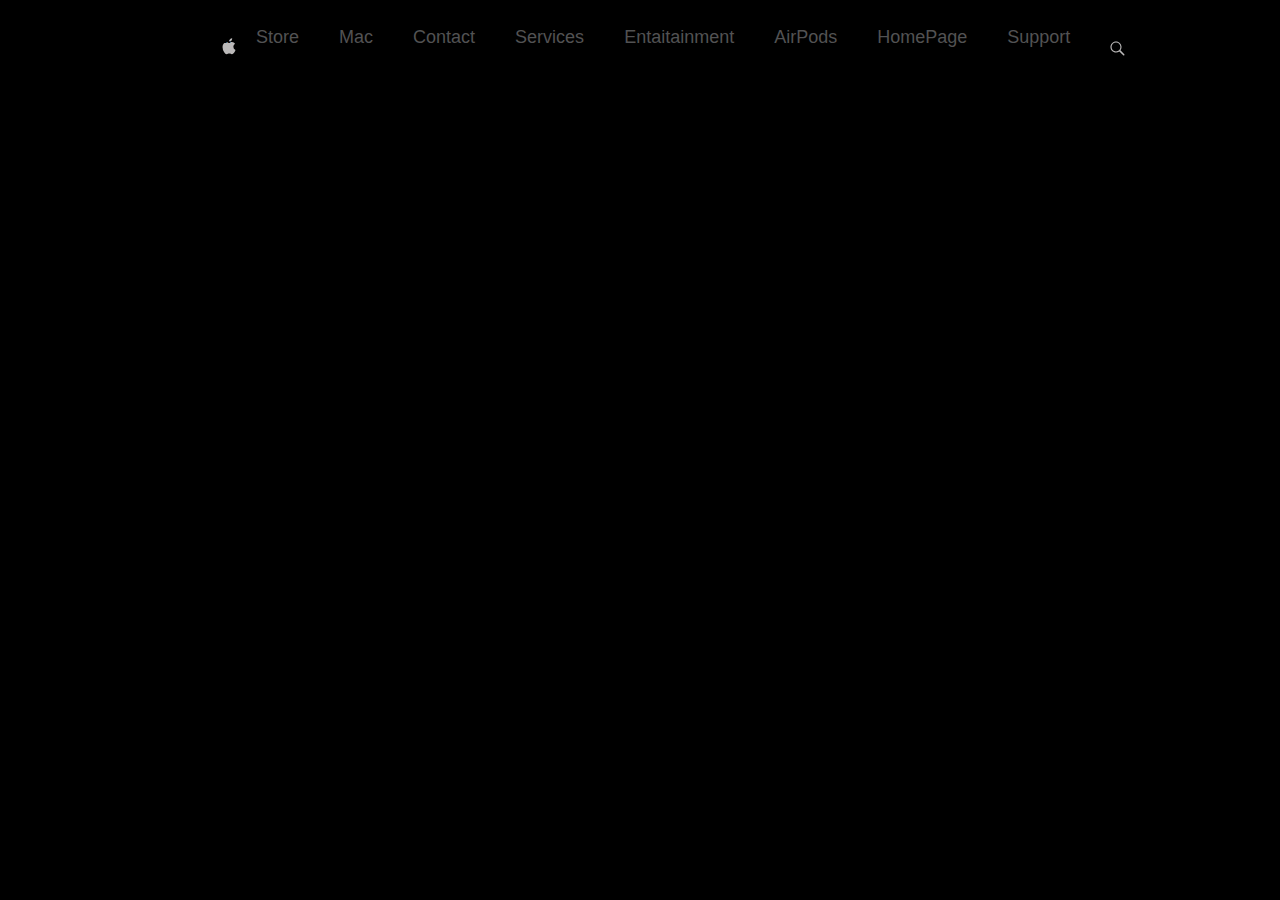
<file: Media_Files/Frontend/index.html>
<!DOCTYPE html>
<html lang="en">

<head>
    <meta charset="UTF-8">
    <meta name="viewport" content="width=device-width, initial-scale=1.0">
    <title>Apple Vision Pro</title>
    <link rel="stylesheet" href="style.css">
</head>

<body>
    <link rel="script" href="script.js">
    <nav class="navbar">
        <div class="wrapper">
            <div class="logo">
                <a href="#">
                    <svg height="44" viewBox="0 0 14 44" width="14" xmlns="http://www.w3.org/2000/svg"
                        style="fill: #bbb9b9;">
                        <path
                            d="m13.0729 17.6825a3.61 3.61 0 0 0 -1.7248 3.0365 3.5132 3.5132 0 0 0 2.1379 3.2223 8.394 8.394 0 0 1 -1.0948 2.2618c-.6816.9812-1.3943 1.9623-2.4787 1.9623s-1.3633-.63-2.613-.63c-1.2187 0-1.6525.6507-2.644.6507s-1.6834-.9089-2.4787-2.0243a9.7842 9.7842 0 0 1 -1.6628-5.2776c0-3.0984 2.014-4.7405 3.9969-4.7405 1.0535 0 1.9314.6919 2.5924.6919.63 0 1.6112-.7333 2.8092-.7333a3.7579 3.7579 0 0 1 3.1604 1.5802zm-3.7284-2.8918a3.5615 3.5615 0 0 0 .8469-2.22 1.5353 1.5353 0 0 0 -.031-.32 3.5686 3.5686 0 0 0 -2.3445 1.2084 3.4629 3.4629 0 0 0 -.8779 2.1585 1.419 1.419 0 0 0 .031.2892 1.19 1.19 0 0 0 .2169.0207 3.0935 3.0935 0 0 0 2.1586-1.1368z">
                        </path>
                    </svg>
                    <!-- <img src="https://substackcdn.com/image/fetch/f_auto,q_auto:good,fl_progressive:steep/https%3A%2F%2Fsubstack-post-media.s3.amazonaws.com%2Fpublic%2Fimages%2F8ed3d547-94ff-48e1-9f20-8c14a7030a02_2000x2000.jpeg" alt=""> -->
                </a>
            </div>
            <ul class="nav-links">
                <li>
                    <a href="#">
                        Store
                    </a>
                    <div class="mega-box">
                        <div class="content">
                            <div class="main">
                                <P>Graphic design</P>
                                <ul class="mega-links">
                                    <li>
                                        <a href="#">
                                            Logo Desgin
                                        </a>
                                    </li>
                                    <li>
                                        <a href="#">
                                            Card desgin
                                        </a>
                                    </li>
                                    <li>
                                        <a href="#">
                                            Template Desgin
                                        </a>
                                    </li>
                                    <li>
                                        <a href="#">
                                            Broshure Desgin
                                        </a>
                                    </li>
                                </ul>
                            </div>
                            <div class="main">
                                <p>Web desighn</p>
                                <ul class="mega-links">
                                    <li>
                                        <a href="#">
                                            HTML Website
                                        </a>
                                    </li>
                                    <li>
                                        <a href="#">
                                            Wordpreess Website
                                        </a>
                                    </li>
                                    <li>
                                        <a href="#">
                                            Jhoomla Website
                                        </a>
                                    </li>
                                    <li>
                                        <a href="#">
                                            Education Website
                                        </a>
                                    </li>
                                </ul>
                            </div>
                            <div class="main">
                                <p>Email Services</p>
                                <ul>
                                    <li>
                                        <a href="#">
                                            Personal Email
                                        </a>
                                    </li>
                                    <li>
                                        <a href="#">
                                            Web Email
                                        </a>
                                    </li>
                                    <li>
                                        <a href="#">
                                            Web Marketing
                                        </a>
                                    </li>
                                    <li>
                                        <a href="#">
                                            Mobile Ema il
                                        </a>
                                    </li>
                                </ul>
                            </div>
                        </div>
                    </div>
                </li>
                <li>
                    <a href="#">
                        Mac
                    </a>
                    <div class="mega-box">
                        <div class="content">
                            <div class="main">
                                <P>Graphic design</P>
                                <ul class="mega-links">
                                    <li>
                                        <a href="#">
                                            Logo Desgin
                                        </a>
                                    </li>
                                    <li>
                                        <a href="#">
                                            Card desgin
                                        </a>
                                    </li>
                                    <li>
                                        <a href="#">
                                            Template Desgin
                                        </a>
                                    </li>
                                    <li>
                                        <a href="#">
                                            Broshure Desgin
                                        </a>
                                    </li>
                                </ul>
                            </div>
                            <div class="main">
                                <p>Web desighn</p>
                                <ul class="mega-links">
                                    <li>
                                        <a href="#">
                                            HTML Website
                                        </a>
                                    </li>
                                    <li>
                                        <a href="#">
                                            Wordpreess Website
                                        </a>
                                    </li>
                                    <li>
                                        <a href="#">
                                            Jhoomla Website
                                        </a>
                                    </li>
                                    <li>
                                        <a href="#">
                                            Education Website
                                        </a>
                                    </li>
                                </ul>
                            </div>
                            <div class="main">
                                <p>Email Services</p>
                                <ul>
                                    <li>
                                        <a href="#">
                                            Personal Email
                                        </a>
                                    </li>
                                    <li>
                                        <a href="#">
                                            Web Email
                                        </a>
                                    </li>
                                    <li>
                                        <a href="#">
                                            Web Marketing
                                        </a>
                                    </li>
                                    <li>
                                        <a href="#">
                                            Mobile Ema il
                                        </a>
                                    </li>
                                </ul>
                            </div>
                        </div>
                    </div>
                </li>
                <li>
                    <a href="#">
                        Contact
                    </a>
                </li>
                <li>
                    <a href="#">Services</a>
                    <div class="mega-box">
                        <div class="content">
                            <div class="main">
                                <P>Graphic design</P>
                                <ul class="mega-links">
                                    <li>
                                        <a href="#">
                                            Logo Desgin
                                        </a>
                                    </li>
                                    <li>
                                        <a href="#">
                                            Card desgin
                                        </a>
                                    </li>
                                    <li>
                                        <a href="#">
                                            Template Desgin
                                        </a>
                                    </li>
                                    <li>
                                        <a href="#">
                                            Broshure Desgin
                                        </a>
                                    </li>
                                </ul>
                            </div>
                            <div class="main">
                                <p>Web desighn</p>
                                <ul class="mega-links">
                                    <li>
                                        <a href="#">
                                            HTML Website
                                        </a>
                                    </li>
                                    <li>
                                        <a href="#">
                                            Wordpreess Website
                                        </a>
                                    </li>
                                    <li>
                                        <a href="#">
                                            Jhoomla Website
                                        </a>
                                    </li>
                                    <li>
                                        <a href="#">
                                            Education Website
                                        </a>
                                    </li>
                                </ul>
                            </div>
                            <div class="main">
                                <p>Email Services</p>
                                <ul>
                                    <li>
                                        <a href="#">
                                            Personal Email
                                        </a>
                                    </li>
                                    <li>
                                        <a href="#">
                                            Web Email
                                        </a>
                                    </li>
                                    <li>
                                        <a href="#">
                                            Web Marketing
                                        </a>
                                    </li>
                                    <li>
                                        <a href="#">
                                            Mobile Ema il
                                        </a>
                                    </li>
                                </ul>
                            </div>
                        </div>
                    </div>
                </li>
                <li>
                    <a href="#">
                        Entaitainment
                    </a>
                </li>
                <li>
                    <a href="#">
                        AirPods
                    </a>
                </li>
                <li>
                    <a href="#">
                        HomePage                     
                    </a>
                </li>
                <li>
                    <a href="#">
                        Support
                    </a>
                </li>
                <li>
                    <a role="button" id="globalnav-menubutton-link-search" href="/us/search"
                        data-topnav-flyout-trigger-regular="" data-topnav-flyout-trigger-compact=""
                        aria-label="Search apple.com" data-analytics-title="open - search field"
                        class="globalnav-link globalnav-link-search" style="fill: #bbb9b9;">
                        <svg xmlns="http://www.w3.org/2000/svg" width="15px" height="44px" viewBox="0 0 15 44">
                            <path
                                d="M14.298,27.202l-3.87-3.87c0.701-0.929,1.122-2.081,1.122-3.332c0-3.06-2.489-5.55-5.55-5.55c-3.06,0-5.55,2.49-5.55,5.55 c0,3.061,2.49,5.55,5.55,5.55c1.251,0,2.403-0.421,3.332-1.122l3.87,3.87c0.151,0.151,0.35,0.228,0.548,0.228 s0.396-0.076,0.548-0.228C14.601,27.995,14.601,27.505,14.298,27.202z M1.55,20c0-2.454,1.997-4.45,4.45-4.45 c2.454,0,4.45,1.997,4.45,4.45S8.454,24.45,6,24.45C3.546,24.45,1.55,22.454,1.55,20z">
                            </path>
                        </svg>

                </li>
            </ul>
        </div>
    </nav>
</body>

</html>
</file>
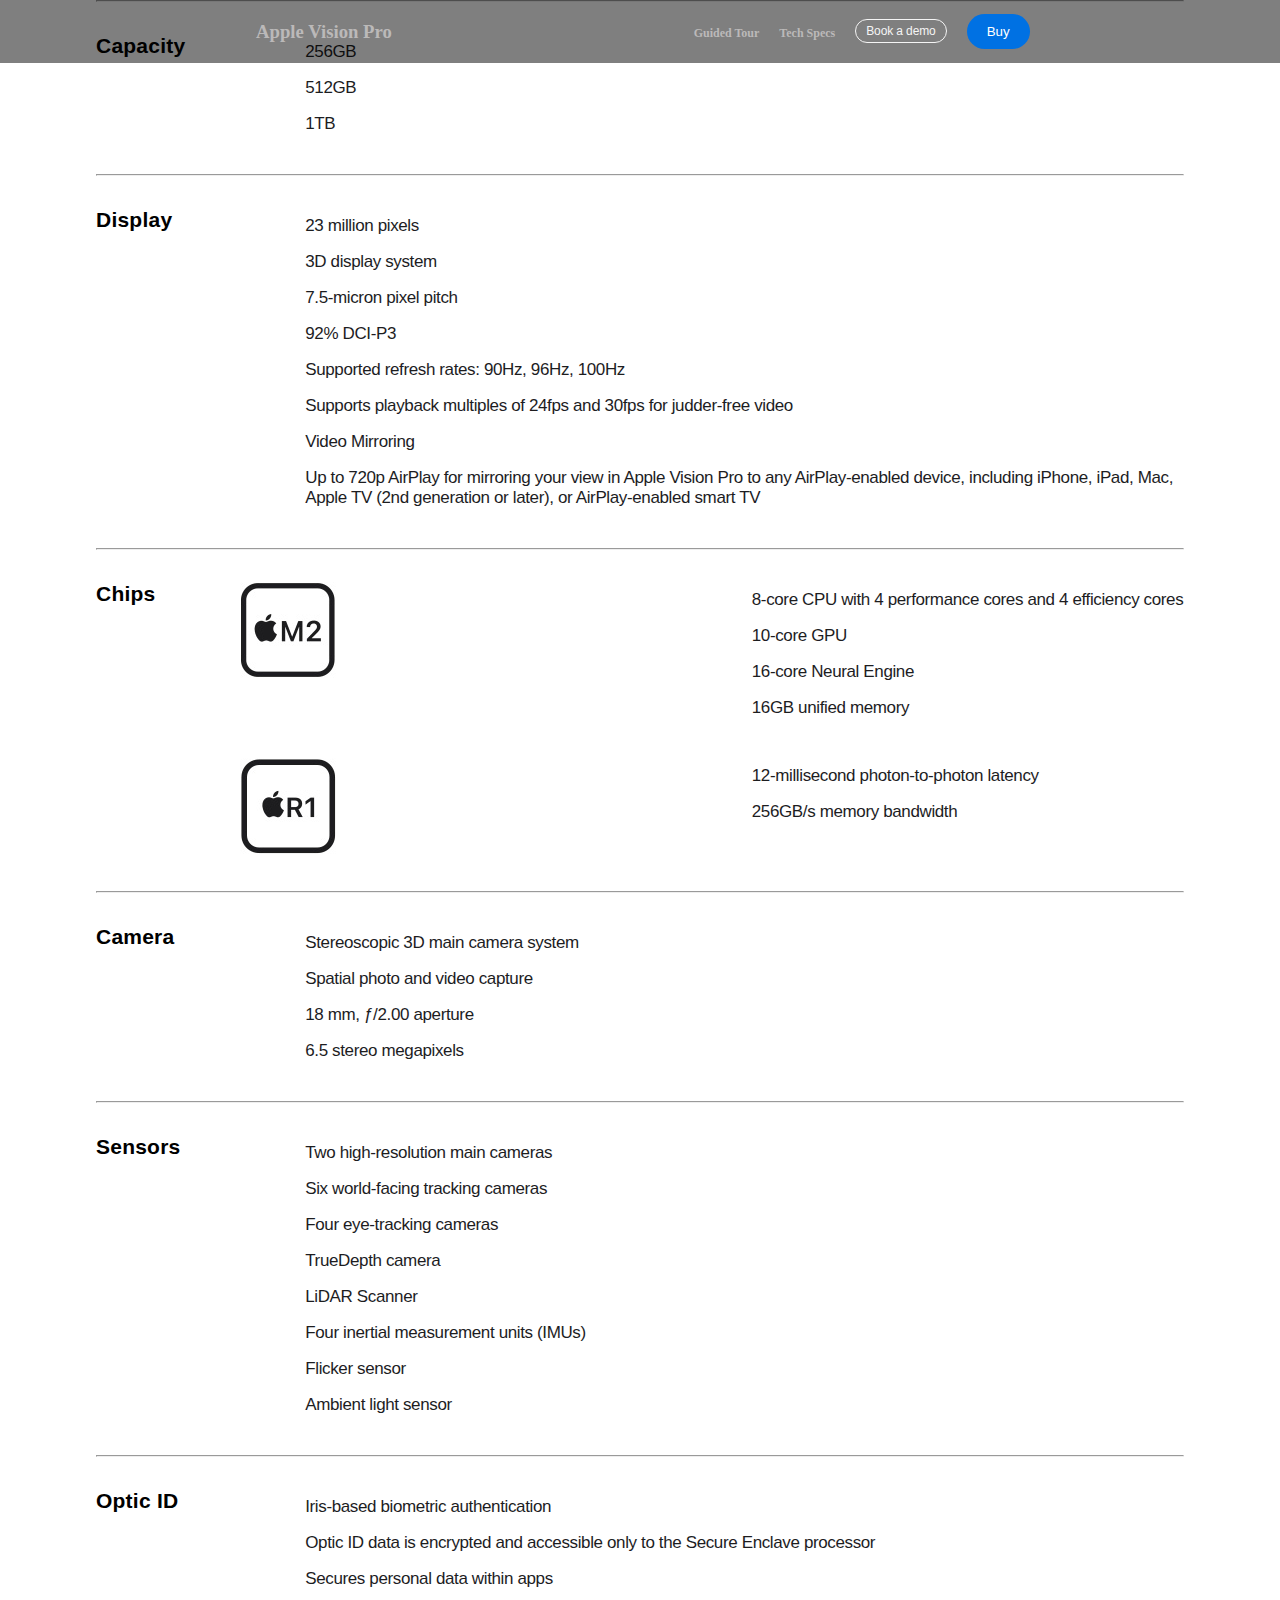
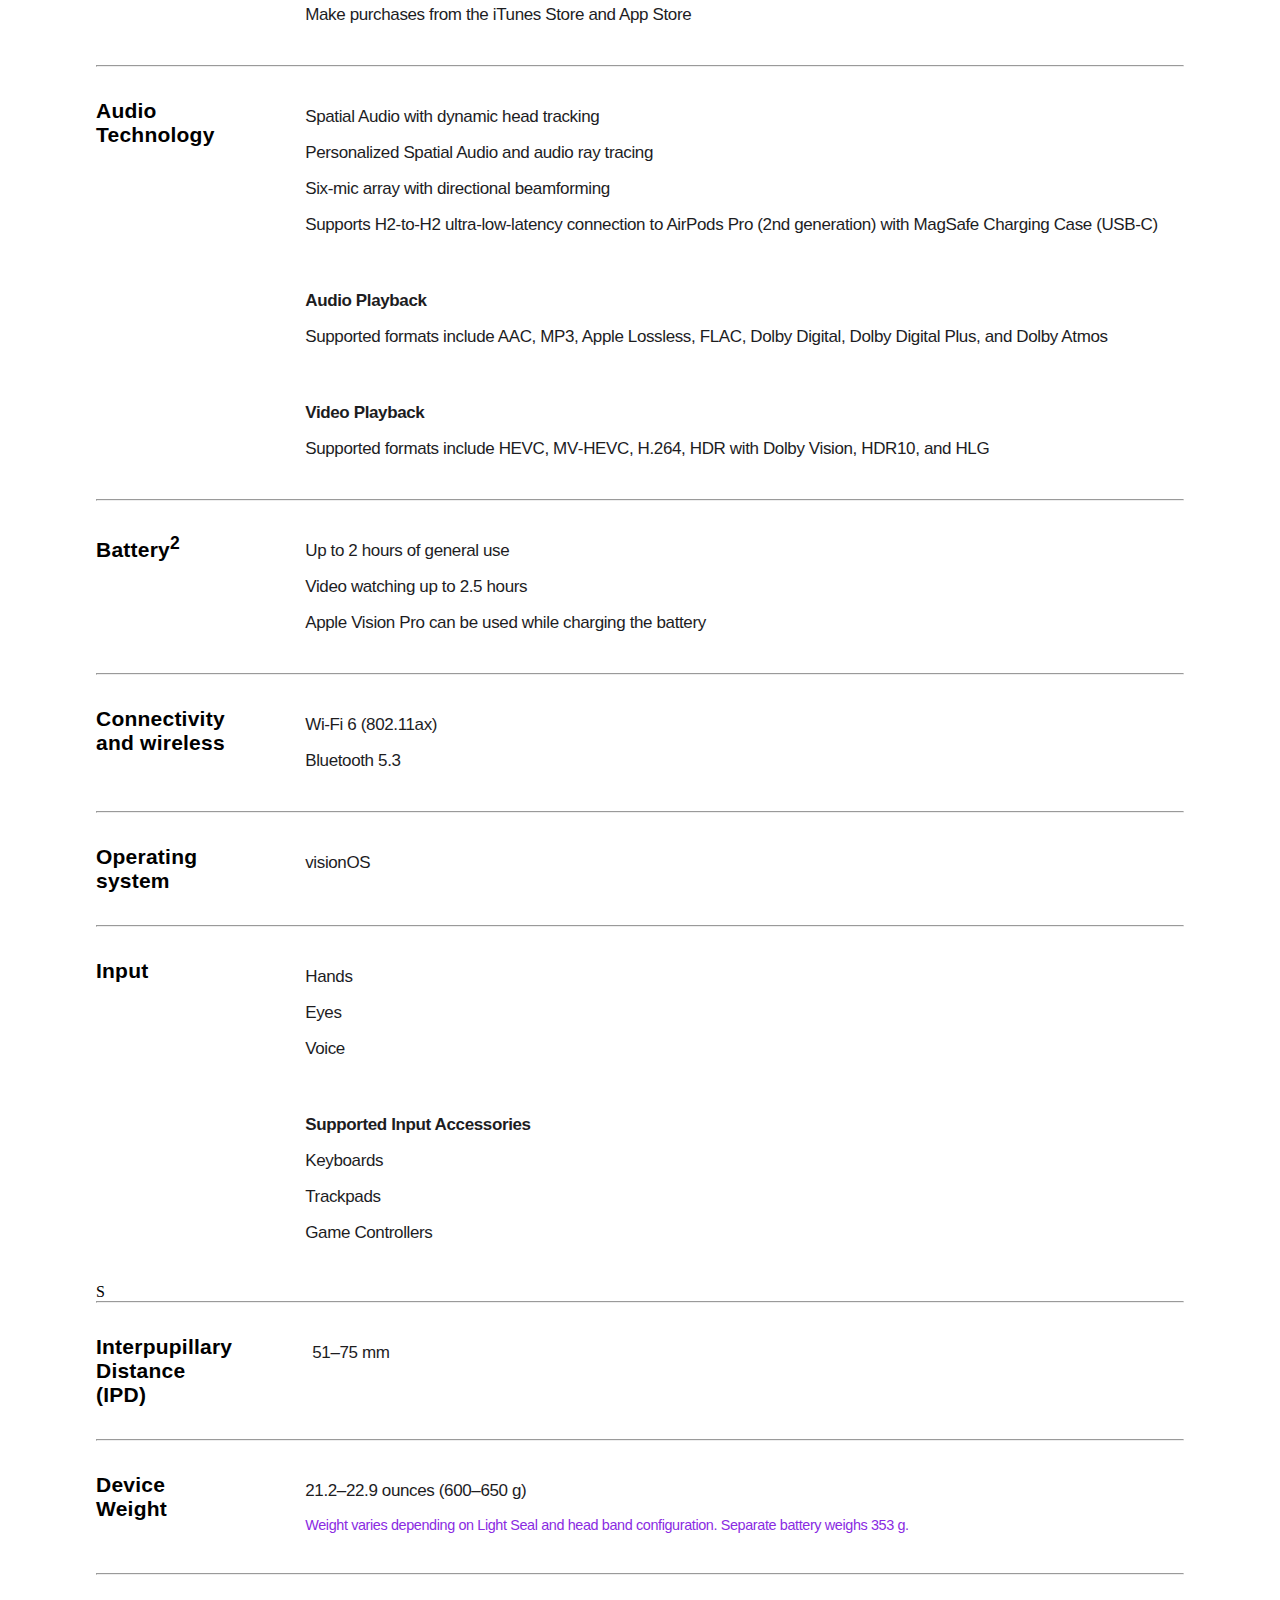
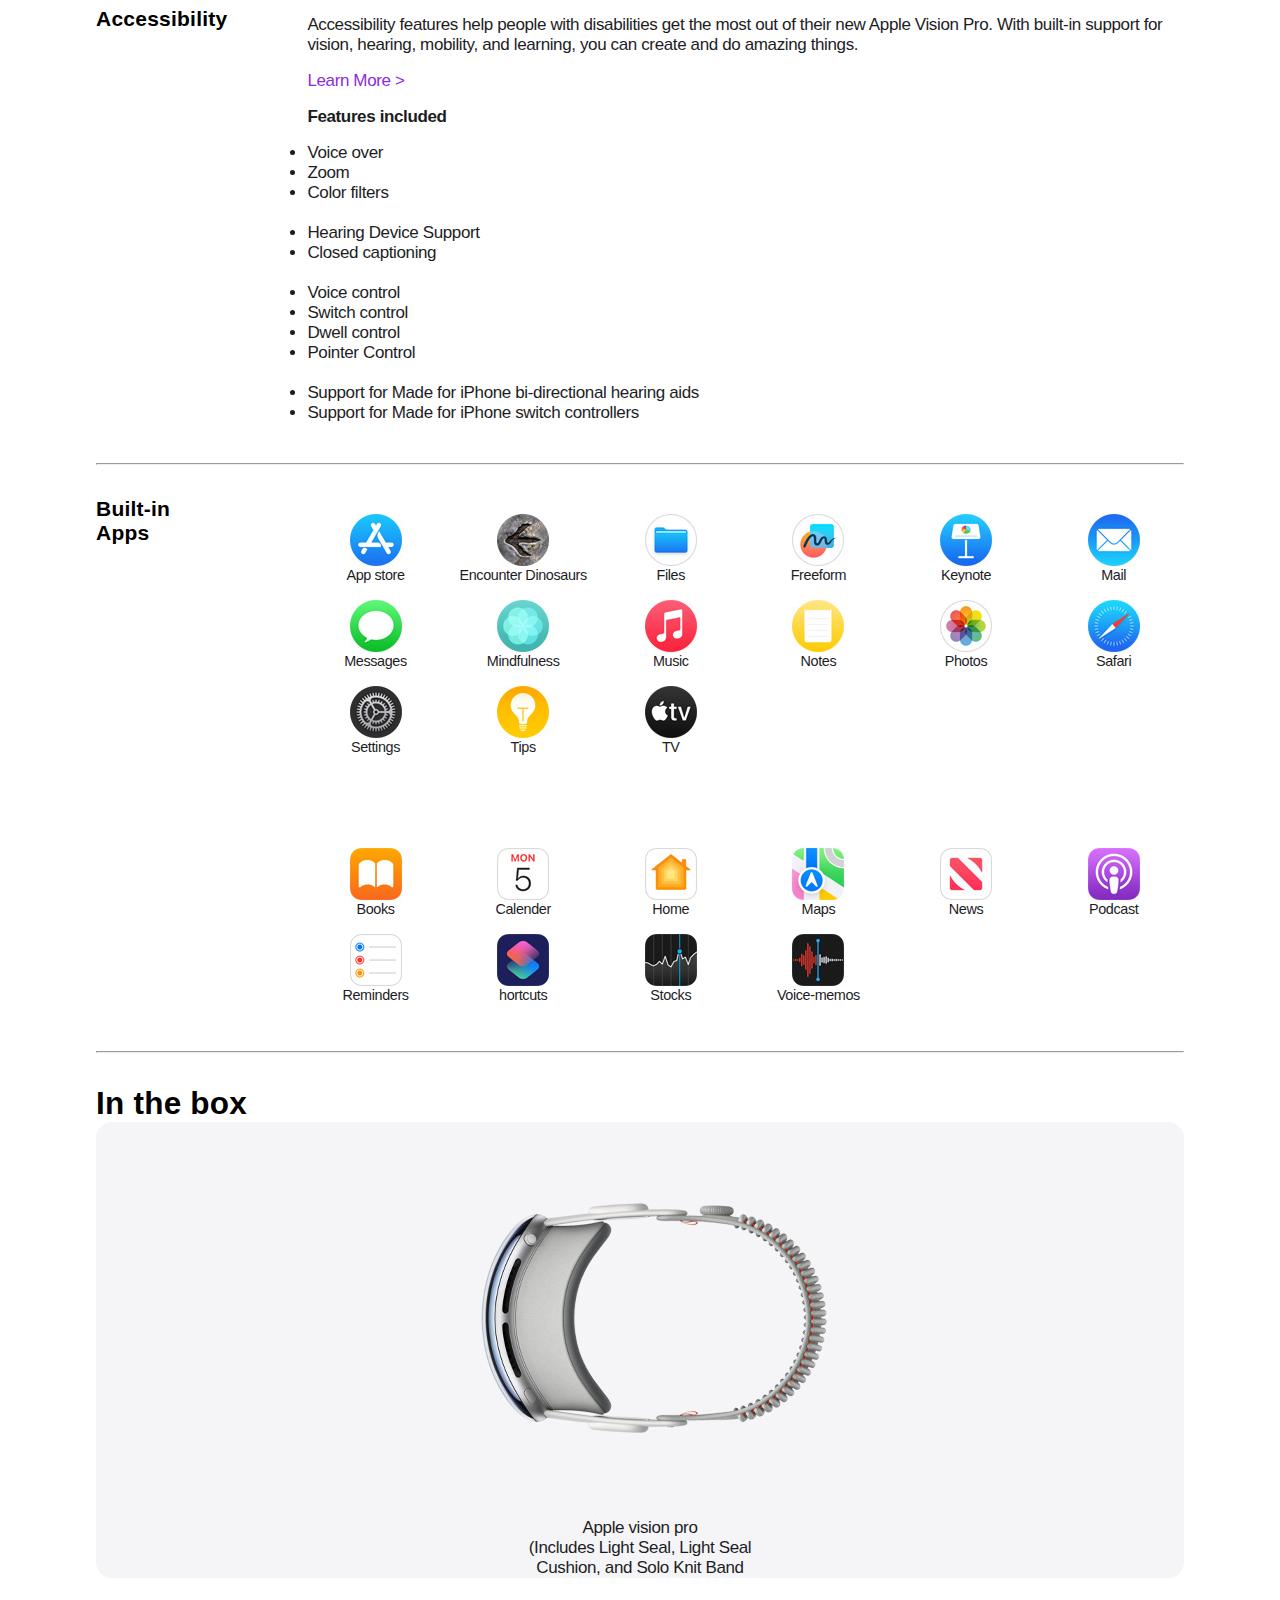
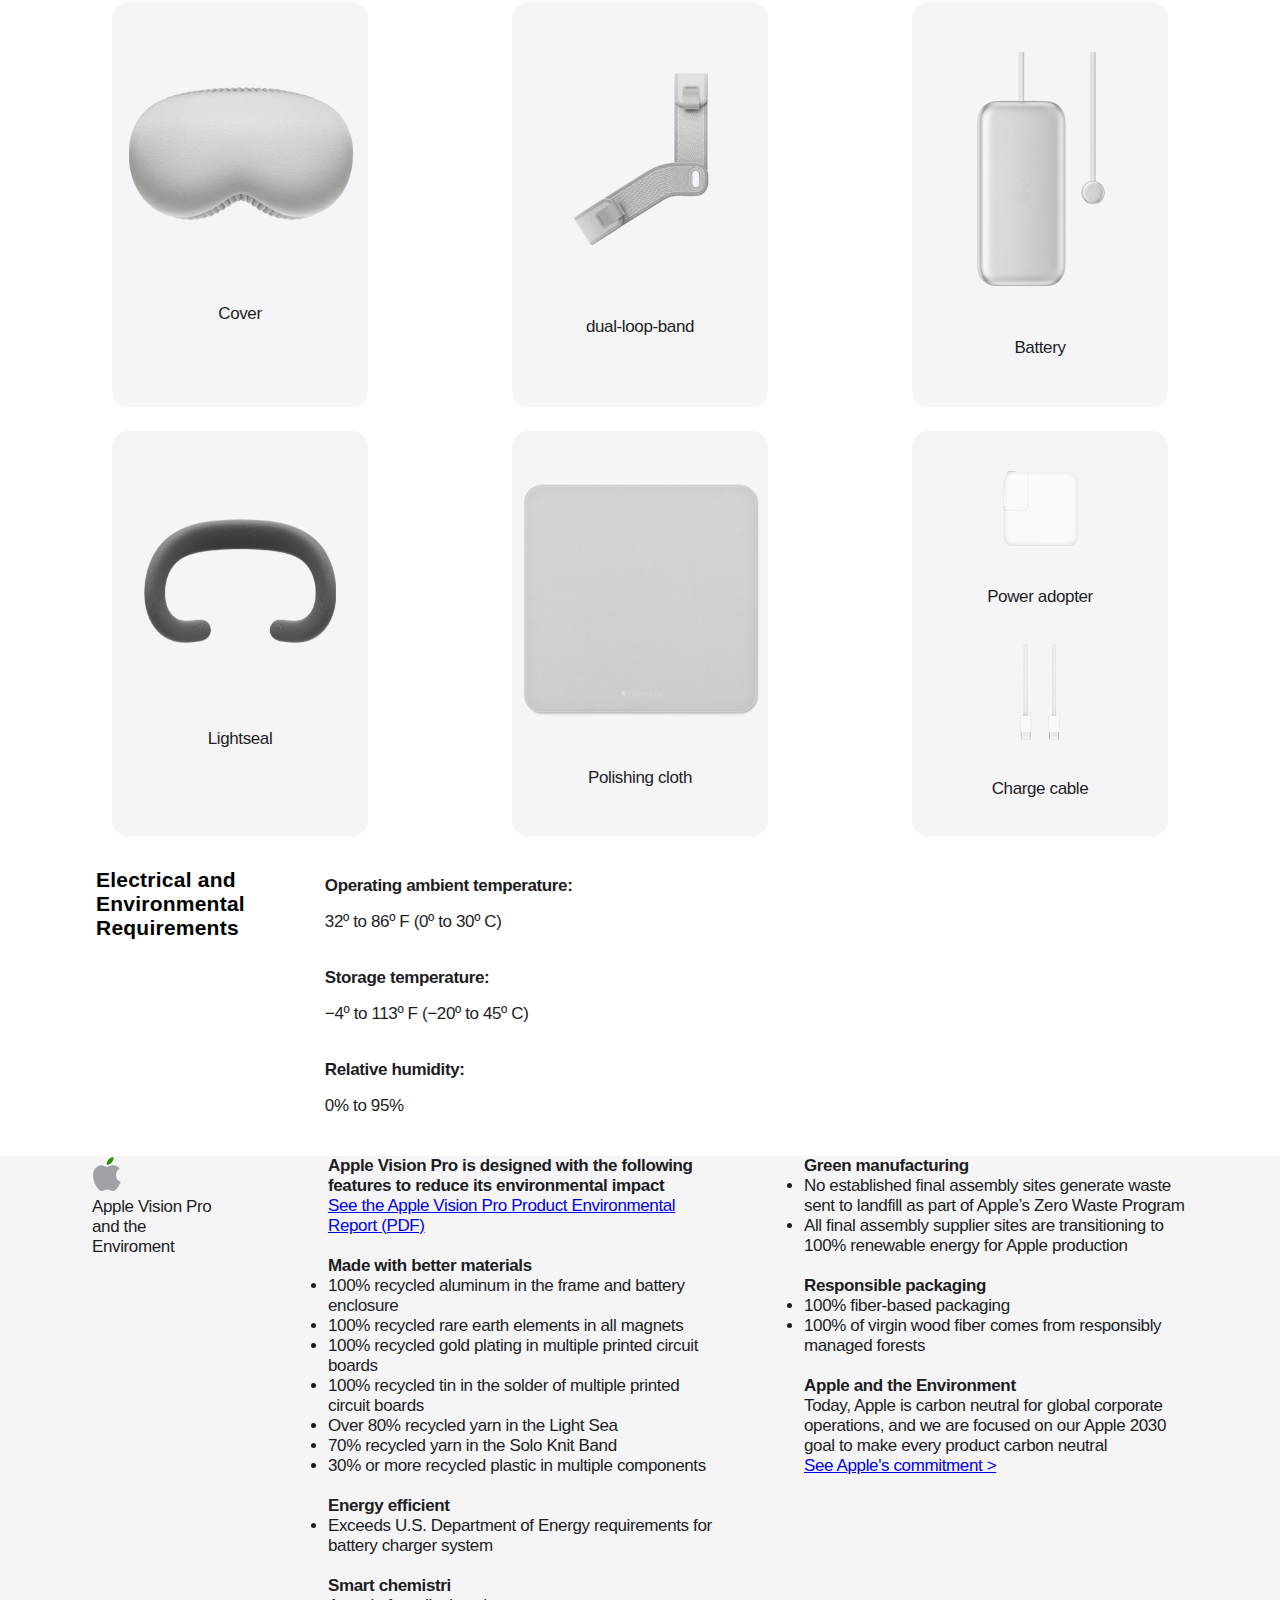
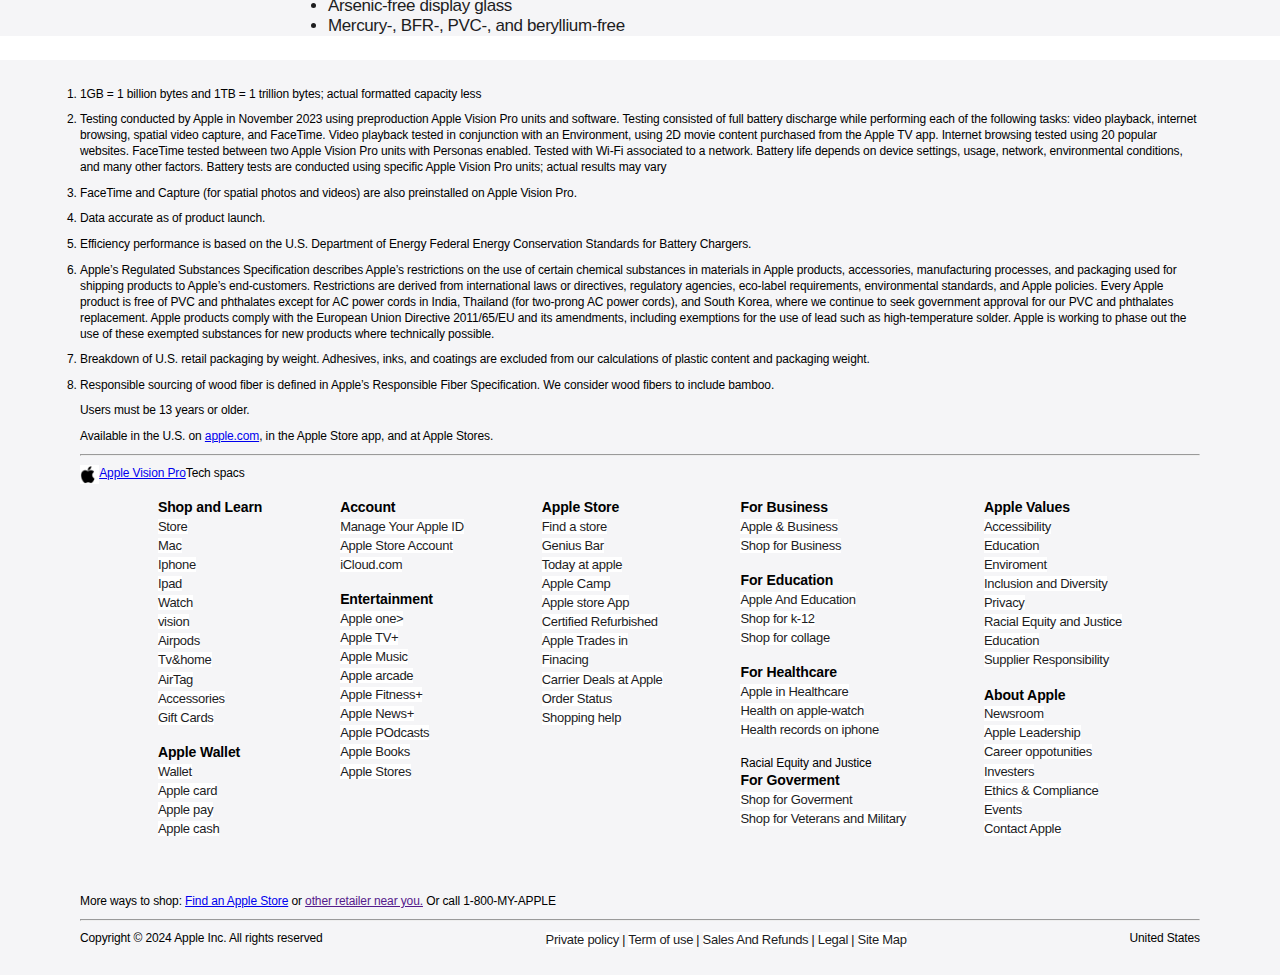
<file: Frontend/tech specs/apple.html>
<!DOCTYPE html>
<html lang="en">

<head>
    <meta charset="UTF-8">
    <meta name="viewport" content="width=device-width, initial-scale=1.0">
    <title>Apple Vision Pro</title>
    <link rel="Stylesheet" href="appstyle.css">
</head>

<body>
    
    <nav class="navbar2" id="navbar2" style="background-color: rgba(0, 0, 0, 0.5)">
        <ul class="start">
            <li class="title_navbar">
                <h3>Apple Vision Pro</h3>
            </li>
        </ul>

        <ul class="nav-items3 end">
            <li class="guidetour_link">
                <a href="../Guided tour/index.html">Guided Tour</a>
            </li>
            <li class="techspecs_link">
                <a href="file:///D:/Sem3Group_Project/Frontend/tech%20specs/apple.html">Tech Specs</a>
                <!-- this link is currently not working so avoid  -->
                <!-- I WILL DO IT BY MYSELF -->
            </li>

            <li>
                <button class="demo_button">
                    Book a demo
                </button>
            </li>
            <li>
                <button>
                    Buy
                </button>
            </li>
        </ul>

    </nav>


    <div class="info">
        <hr>
        <div class="capacity">
            <div class="headings">
                Capacity
            </div>

            <div class="details">
                <div>
                    256GB
                </div>
                <div>
                    512GB
                </div>
                <div>
                    1TB
                </div>
            </div>
        </div>
        <hr>
        <div class="capacity">
            <div class="headings">
                Display
            </div>

            <div class="details">
                <div>
                    23 million pixels
                </div>
                <div>
                    3D display system
                </div>
                <div>
                    7.5‑micron pixel pitch
                </div>
                <div>
                    92% DCI‑P3
                </div>
                <div>
                    Supported refresh rates: 90Hz, 96Hz, 100Hz
                </div>
                <div>
                    Supports playback multiples of 24fps and 30fps for judder‑free video
                </div>
                <div>
                    Video Mirroring
                </div>
                <div>
                    Up to 720p AirPlay for mirroring your view in Apple Vision Pro to any AirPlay‑enabled device,
                    including iPhone, iPad, Mac, Apple TV (2nd generation or later), or AirPlay‑enabled smart TV</div>
            </div>
        </div>
        <hr>

        <div class="capacity">
            <div class="headings">
                Chips
            </div>
            <div class="details">
                <img src="chip__wemzm828a76q_medium.jpg" alt="M2">


            </div>
            <div class="details">
                <div>8‑core CPU with 4 performance cores and 4 efficiency cores</div>
                <div>10‑core GPU</div>
                <div>16‑core Neural Engine</div>
                <div>16GB unified memory</div>
            </div>
        </div>

        <div class="capacity">
            <div class="headings">

            </div>
            <div class="details">
                <img src="chip_memory__b9rqq62d77yq_medium.jpg" alt="R2">

            </div>
            <div class="details">
                <div>12‑millisecond photon‑to‑photon latency</div>
                <div>256GB/s memory bandwidth</div>
            </div>

        </div>

        <hr>

        <div class="capacity">
            <div class="headings">
                Camera
            </div>

            <div class="details">
                <div>
                    Stereoscopic 3D main camera system
                </div>
                <div>
                    Spatial photo and video capture
                </div>
                <div>
                    18 mm, ƒ/2.00 aperture
                </div>
                <div>
                    6.5 stereo megapixels
                </div>
            </div>
        </div>

        <hr>


        <div class="capacity">
            <div class="headings">
                Sensors
            </div>

            <div class="details">
                <div>
                    Two high‑resolution main cameras
                </div>
                <div>
                    Six world‑facing tracking cameras
                </div>
                <div>
                    Four eye‑tracking cameras
                </div>
                <div>
                    TrueDepth camera
                </div>
                <div>
                    LiDAR Scanner
                </div>
                <div>
                    Four inertial measurement units (IMUs)
                </div>
                <div>
                    Flicker sensor
                </div>
                <div>
                    Ambient light sensor
                </div>
            </div>
        </div>

        <hr>

        <div class="capacity">
            <div class="headings">
                Optic ID
            </div>

            <div class="details">
                <div>
                    Iris‑based biometric authentication
                </div>
                <div>
                    Optic ID data is encrypted and accessible only to the Secure Enclave processor
                </div>
                <div>
                    Secures personal data within apps
                </div>
                <div>
                    Make purchases from the iTunes Store and App Store
                </div>
            </div>
        </div>

        <hr>

        <div class="capacity">
            <div class="headings">
                Audio
                Technology
            </div>

            <div class="details">
                <div>
                    Spatial Audio with dynamic head tracking
                </div>
                <div>
                    Personalized Spatial Audio and audio ray tracing
                </div>
                <div>
                    Six‑mic array with directional beamforming
                </div>
                <div>
                    Supports H2‑to‑H2 ultra‑low‑latency connection to AirPods Pro (2nd generation) with MagSafe Charging
                    Case (USB‑C)
                </div>
                <br>
                <br>
                <div>
                    <h4>Audio Playback</h4>
                </div>
                <div>Supported formats include AAC, MP3, Apple Lossless, FLAC, Dolby Digital, Dolby Digital Plus,
                    and Dolby Atmos</div>
                <br>
                <br>

                <div>
                    <h4>Video Playback</h4>
                </div>
                <div>Supported formats include HEVC, MV‑HEVC, H.264, HDR with Dolby Vision, HDR10, and HLG

                </div>
            </div>
        </div>

        <hr>

        <div class="capacity">
            <div class="headings">
                Battery<sup>2</sup>
            </div>

            <div class="details">
                <div>
                    Up to 2 hours of general use
                </div>
                <div>
                    Video watching up to 2.5 hours
                </div>
                <div>
                    Apple Vision Pro can be used while charging the battery
                </div>
            </div>
        </div>

        <hr>

        <div class="capacity">
            <div class="headings">
                Connectivity and
                wireless
            </div>

            <div class="details">
                <div>
                    Wi‑Fi 6 (802.11ax)
                </div>
                <div>
                    Bluetooth 5.3
                </div>
            </div>
        </div>


        <hr>

        <div class="capacity">
            <div class="headings">
                Operating system
            </div>

            <div class="details">
                <div>
                    visionOS
                </div>
            </div>
        </div>

        <hr>

        <div class="capacity">
            <div class="headings">
                Input
            </div>

            <div class="details">
                <div>
                    Hands
                </div>
                <div>
                    Eyes
                </div>
                <div>
                    Voice
                </div>
                <br>
                <br>

                <div>
                    <h4>Supported Input Accessories
                    </h4>
                </div>
                <div>Keyboards</div>
                <div>Trackpads</div>
                <div>Game Controllers</div>
            </div>
        </div>S
        <hr>



        <div class="capacity">
            <div class="headings">
                Interpupillary
                Distance (IPD)
            </div>

            <div class="details">
                <div>
                    51–75 mm
                </div>
            </div>
        </div>

        <hr>


        <div class="capacity">
            <div class="headings">
                Device Weight

            </div>

            <div class="details">
                <div>
                    21.2–22.9 ounces (600–650 g)
                </div>
                <div style="font-size: 0.9rem; color: blueviolet;">
                    Weight varies depending on Light Seal and head band configuration. Separate battery weighs 353 g.
                </div>
            </div>
        </div>

        <hr>

        <div class="capacity">
            <div class="headings">
                Accessibility
            </div>

            <div class="details">
                <div>
                    Accessibility features help people with disabilities get the most out of their new Apple Vision Pro.
                    With built‑in support for vision, hearing, mobility, and learning, you can create and do amazing
                    things.
                </div>
                <div style="color: blueviolet; cursor: pointer;">
                    Learn More >
                </div>

                <div>
                    <h4>Features included
                    </h4>
                </div>
                <div>
                    <ul>
                        <li>Voice over</li>
                        <li>Zoom</li>
                        <li>Color filters</li>

                        <br>
                        <li>Hearing Device Support
                        </li>
                        <li>Closed captioning</li>
                        <br>


                        <li>Voice control</li>
                        <li>Switch control</li>
                        <li>Dwell control</li>
                        <li>Pointer Control</li>
                        <br>
                        <li>Support for Made for iPhone bi‑directional hearing aids</li>
                        <li>Support for Made for iPhone switch controllers
                        </li>
                    </ul>
                </div>
            </div>
        </div>

        <hr>

        <div class="capacity">
            <div class="headings">
                Built‑in Apps
            </div>

            <div class="details">
                <div class="row1">
                    <div>
                        <img src="icon_app_store__d2hjkcsb8wq6_large.jpg" alt="appstore">
                        <p>App store</p>
                    </div>
                    <div>
                        <img src="icon_encounter_dinosaurs__c5qj05yuuj8m_large.jpg" alt="encounter">
                        <p>Encounter Dinosaurs</p>
                    </div>
                    <div> <img src="icon_files__b4x99wxpkl0i_large.jpg" alt="Files">
                        <p>
                            Files </p>
                    </div>
                    <div> <img src="icon_freeform__36u8ibwdlf6q_large.jpg" alt="Freeform">
                        <p>Freeform</p>
                    </div>
                    <div><img src="icon_keynote__bll3ri0kt39e_large.jpg" alt="Keynote">
                        <p>Keynote</p>
                    </div>
                    <div> <img src="icon_mail__dknows57t1m6_large.jpg" alt="Mail">
                        <p>Mail</p>
                    </div>
                    <!-- </div>
                <div class="row1"> -->
                    <div> <img src="icon_messages__dzmt28wzleeu_large.jpg" alt="Messages">
                        <p>Messages</p>
                    </div>

                    <div> <img src="icon_mindfulness__bk3p4742avv6_large (1).jpg" alt="Mindfulness">
                        <p>Mindfulness</p>
                    </div>

                    <div> <img src="icon_music__d3jotujocje6_large.jpg" alt="Music">
                        <p>Music</p>
                    </div>

                    <div> <img src="icon_notes__d6qw77p7aaaa_large.jpg" alt="Notes">
                        <p>Notes</p>
                    </div>
                    <div> <img src="icon_photos__c68zwqah5mky_large.jpg" alt="Photos">
                        <p>Photos</p>
                    </div>

                    <div><img src="icon_safari__egl11pl262aa_large.jpg" alt="Safari">
                        <p>Safari</p>
                    </div>
                    <!-- 
                </div>
                <div class="row1"> -->
                    <div><img src="icon_settings__fk0yuwtuihu2_large.jpg" alt="Settings">
                        <p>Settings</p>
                    </div>
                    <div><img src="icon_tips__b6j0tom9k8nm_large.jpg" alt="Tips">
                        <p>Tips</p>
                    </div>
                    <div> <img src="icon_tv__emlshbqd32c2_large.jpg" alt="TV">
                        <p>TV</p>
                    </div>
                    <div></div>
                    <div></div>
                    <div></div>
                </div>
                <br>
                <br>
                <br>

                <div class="row1">
                    <div> <img src="icon_books__bwo3h3zwqzzm_large.jpg" alt="Books">
                        <p>Books</p>
                    </div>
                    <div><img src="icon_calendar__ccnuc05aunte_large.jpg" alt="Calender">
                        <p>Calender</p>
                    </div>
                    <div> <img src="icon_home__c0lqwgs263sm_large.jpg" alt="Home">
                        <p>Home</p>
                    </div>

                    <div><img src="icon_maps__dxobcgw7fl0m_large.jpg" alt="Maps">
                        <p>Maps</p>
                    </div>
                    <div> <img src="icon_news__cmd0lubgpsuq_large.jpg" alt="News">
                        <p>News</p>
                    </div>
                    <div> <img src="icon_podcasts__ehchn1xv3t2e_large.jpg" alt="Podcast">
                        <p>Podcast</p>
                    </div>
                    <!-- </div>

                <div class="row1"> -->
                    <div><img src="icon_reminders__cdafnwqotyoi_large.jpg" alt="Reminders">
                        <p>Reminders</p>
                    </div>
                    <div><img src="icon_shortcuts__bpgeaowyzyz6_large.jpg" alt="Shortcuts">
                        <p>hortcuts</p>
                    </div>
                    <div> <img src="icon_stocks__ghkl6arfvxyu_large.jpg" alt="Stocks">
                        <p>Stocks</p>
                    </div>
                    <div> <img src="icon_voice_memos__0ucwsf2xnluy_large.jpg" alt="voice-memos">
                        <p>Voice-memos</p>
                    </div>
                    <div>
                    </div>
                    <div>
                    </div>
                </div>

            </div>
        </div>
        <hr>

        <div class="box">
            <h2>
                In the box
            </h2>
        </div>

        <div class="moreimg">
            <img src="itb_apple_vision_pro__btfvkzf3t0r6_medium.jpg" alt="apple-vision pro">
            <p>Apple vision pro</p>
            <p>(Includes Light Seal, Light Seal</p>
            <p> Cushion, and Solo Knit Band</p>
        </div>

        <div class="imgs">
            <div class="img2">
                <img src="itb_cover__fmm1o03zrdaq_medium.jpg" alt="Cover">
                <p>Cover</p>
            </div>
            <div class="img2 ">
                <img src="itb_dual_loop_band__dugd41q8oy2q_medium.jpg" alt="dual-loop-band">
                <p>dual-loop-band</p>
            </div>
            <div class="img2">
                <img src="itb_battery__e653v9of932a_medium.jpg" alt="Battery">
                <p>Battery</p>
            </div>
            <!-- </div>


        <div class="imgs"> -->
            <div class="img2 ">
                <img src="itb_light_seal_cushion__gaxy00nsfyye_medium.jpg" alt="Lightseal">
                <p>Lightseal</p>
            </div>
            <div class="img2 ">
                <img src="itb_polishing_cloth__eusfvgmzqh0m_medium.jpg" alt="poslishing cloth">
                <p>Polishing cloth</p>
            </div>
            <div class="img2 ">
                <img src="itb_power_adapter__f5hdx5rxxnqm_medium.jpg" alt="power adaptor">
                <p>Power adopter</p>
                <img src="itb_charge_cable__fwq1ox0tq0ii_medium.jpg" alt="Charge cable">
                <p>Charge cable </p>


            </div>
        </div>



        <div class="capacity">
            <div class="headings">
                Electrical and
                Environmental
                Requirements
            </div>

            <div class="details">
                <div>
                    <h4>Operating ambient temperature:
                    </h4>
                </div>
                <div>
                    32º to 86º F (0º to 30º C)
                </div>

                <br>

                <div>
                    <h4>Storage temperature:
                    </h4>
                </div>
                <div>
                    −4º to 113º F (−20º to 45º C)
                </div>
                <br>
                <div>
                    <h4>Relative humidity:
                    </h4>
                </div>
                <div>
                    0% to 95%
                </div>

            </div>
        </div>
    </div>




    <div class="moreinfo">
        <div class="a1st">
            <div><img src="logo_environment__ber6f04lutci_large.png" alt="logo"></div>
            <div>Apple Vision Pro</div>
            <div>and the</div>
            <div>Enviroment</div>
        </div>

        <div class="a2nd">
            <div>
                <h4>Apple Vision Pro is designed with the following features to reduce its environmental impact</h4>
            </div>
            <div><a href="#">See the Apple Vision Pro Product Environmental Report (PDF)</a></div>
            <br>
            <div>
                <h4>Made with better materials</h4>
                <ul>
                    <li>100% recycled aluminum in the frame and battery enclosure</li>
                    <li>100% recycled rare earth elements in all magnets</li>
                    <li>100% recycled gold plating in multiple printed circuit boards</li>
                    <li>100% recycled tin in the solder of multiple printed circuit boards</li>
                    <li>Over 80% recycled yarn in the Light Sea</li>
                    <li>70% recycled yarn in the Solo Knit Band</li>
                    <li>30% or more recycled plastic in multiple components</li>
                </ul>
            </div>
            <br>

            <div>
                <h4>Energy efficient</h4>
                <ul>
                    <li>Exceeds U.S. Department of Energy requirements for battery charger system</li>
                </ul>
            </div>
            <br>
            <div>
                <h4>Smart chemistri</h4>
                <ul>
                    <li>Arsenic-free display glass</li>
                    <li>Mercury-, BFR-, PVC-, and beryllium‑free
                    </li>

                </ul>
            </div>
        </div>

        <div class="a3rd">
            <div>
                <h4>Green manufacturing</h4>
            </div>
            <div>
                <ul>
                    <li>No established final assembly sites generate waste sent to landfill as part of Apple’s Zero
                        Waste Program</li>
                    <li>All final assembly supplier sites are transitioning to 100% renewable energy for Apple
                        production
                    </li>
                </ul>
            </div>
            <br>

            <div>
                <h4>Responsible packaging</h4>
            </div>
            <div>
                <ul>
                    <li>100% fiber-based packaging</li>
                    <li>100% of virgin wood fiber comes from responsibly managed forests</li>
                </ul>
            </div>
            <br>
            <div>
                <h4>Apple and the Environment</h4>
            </div>
            <div>
                Today, Apple is carbon neutral for global corporate operations, and we are focused on our Apple 2030
                goal to make every product carbon neutral
            </div>
            <div>
                <a href="#">See Apple's commitment ></a>
            </div>
        </div>
    </div>


    <div class="footer">
        <ol type="1">
            <li>1GB = 1 billion bytes and 1TB = 1 trillion bytes; actual formatted capacity less</li>
            <li>Testing conducted by Apple in November 2023 using preproduction Apple Vision Pro units and software.
                Testing consisted of full battery discharge while performing each of the following tasks: video
                playback, internet browsing, spatial video capture, and FaceTime. Video playback tested in conjunction
                with an Environment, using 2D movie content purchased from the Apple TV app. Internet browsing tested
                using 20 popular websites. FaceTime tested between two Apple Vision Pro units with Personas enabled.
                Tested with Wi‑Fi associated to a network. Battery life depends on device settings, usage, network,
                environmental conditions, and many other factors. Battery tests are conducted using specific Apple
                Vision Pro units; actual results may vary</li>
            <li>FaceTime and Capture (for spatial photos and videos) are also preinstalled on Apple Vision Pro.</li>
            <li>Data accurate as of product launch.</li>
            <li>Efficiency performance is based on the U.S. Department of Energy Federal Energy Conservation Standards
                for Battery Chargers.
            </li>
            <li>Apple’s Regulated Substances Specification describes Apple’s restrictions on the use of certain chemical
                substances in materials in Apple products, accessories, manufacturing processes, and packaging used for
                shipping products to Apple’s end‑customers. Restrictions are derived from international laws or
                directives, regulatory agencies, eco‑label requirements, environmental standards, and Apple policies.
                Every Apple product is free of PVC and phthalates except for AC power cords in India, Thailand (for
                two‑prong AC power cords), and South Korea, where we continue to seek government approval for our PVC
                and phthalates replacement. Apple products comply with the European Union Directive 2011/65/EU and its
                amendments, including exemptions for the use of lead such as high‑temperature solder. Apple is working
                to phase out the use of these exempted substances for new products where technically possible.
            </li>
            <li>Breakdown of U.S. retail packaging by weight. Adhesives, inks, and coatings are excluded from our
                calculations of plastic content and packaging weight.
            </li>
            <li>Responsible sourcing of wood fiber is defined in Apple’s Responsible Fiber Specification. We consider
                wood fibers to include bamboo.
            </li>
        </ol>

        <div>Users must be 13 years or older.</div>
        <div>Available in the U.S. on <a href="#">apple.com</a>, in the Apple Store app, and at Apple Stores.</div>
        <hr>


        <div class="footer-logo">
            <a href="#"> <img src=" apple logo.jpg" alt="logo"> </a>
            <a href="#">Apple Vision Pro</a>
            <div>Tech spacs</div>
        </div>

        <div class="footer-details">
            <div>
                <h3>Shop and Learn </h3>
                <ul type="none">
                    <li><a href="#">Store</a></li>
                    <li><a href="#">Mac</a></li>
                    <li><a href="#">Iphone</a></li>
                    <li><a href="#">Ipad</a></li>
                    <li><a href="#">Watch</a></li>
                    <li><a href="#">vision</a></li>
                    <li><a href="#">Airpods</a></li>
                    <li><a href="#">Tv&home</a></li>
                    <li><a href="#">AirTag</a></li>
                    <li><a href="#">Accessories</a></li>
                    <li><a href="#">Gift Cards</a></li>
                </ul>
                <br>

                <h3>Apple Wallet</h3>
                <ul type="none">
                    <li><a href="#">Wallet</a></li>
                    <li><a href="#">Apple card</a></li>
                    <li><a href="#">Apple pay</a></li>
                    <li><a href="#">Apple cash</a></li>
                </ul>
            </div>

            <div>
                <h3>Account</h3>
                <ul type="none">
                    <li><a href="#">Manage Your Apple ID</a></li>
                    <li><a href="#">Apple Store Account</a></li>
                    <li><a href="#">iCloud.com</a></li>
                </ul>

                <br>
                <h3>Entertainment</h3>
                <ul type="none">
                    <li><a href="#">Apple one></li>
                    <li><a href="#">Apple TV+</a></li>
                    <li><a href="#">Apple Music</a></li>
                    <li><a href="#">Apple arcade</a></li>
                    <li><a href="#">Apple Fitness+</a></li>
                    <li><a href="#">Apple News+</a></li>
                    <li><a href="#">Apple POdcasts</a></li>
                    <li><a href="#">Apple Books</a></li>
                    <li><a href="#">Apple Stores</a></li>
                </ul>
            </div>

            <div>
                <h3>Apple Store</h3>
                <ul type="none">
                    <li><a href="#">Find a store</a></li>
                    <li><a href="#">Genius Bar</a></li>
                    <li><a href="#">Today at apple </a></li>
                    <li><a href="#">Apple Camp</a></li>
                    <li><a href="#">Apple store App</a></li>
                    <li><a href="#">Certified Refurbished</a></li>
                    <li><a href="#">Apple Trades in</a></li>
                    <li><a href="#">Finacing</a></li>
                    <li><a href="#">Carrier Deals at Apple</a></li>
                    <li><a href="#">Order Status</a></li>
                    <li><a href="#">Shopping help</a></li>
                </ul>
            </div>

            <div>
                <h3>For Business</h3>
                <ul type="none">
                    <li><a href="#">Apple & Business</a></li>
                    <li><a href="#">Shop for Business</a></li>
                </ul>
                <br>

                <h3>For Education</h3>
                <ul type="none">
                    <li><a href="#">Apple And Education</a></li>
                    <li><a href="#">Shop for k-12</a></li>
                    <li><a href="#">Shop for collage</a></li>
                </ul>
                <br>

                <h3>For Healthcare</h3>
                <ul type="none">
                    <li><a href="#">Apple in Healthcare</a></li>
                    <li><a href="#">Health on apple-watch</a></li>
                    <li><a href="#">Health records on iphone</a></li>
                </ul>
                <br>
                Racial Equity and Justice

                <h3>For Goverment</h3>
                <ul type="none">
                    <li><a href="#">Shop for Goverment</a></li>
                    <li><a href="#">Shop for Veterans and Military</a></li>

                </ul>
            </div>

            <div>
                <h3> Apple Values</h3>
                <ul type="none">
                    <li><a href="#">Accessibility</a></li>
                    <li><a href="#">Education</a></li>
                    <li><a href="#">Enviroment</a></li>
                    <li><a href="#">Inclusion and Diversity</a></li>
                    <li><a href="#">Privacy</a></li>
                    <li><a href="#">Racial Equity and Justice</a></li>
                    <li><a href="#">Education</a></li>
                    <li><a href="#">Supplier Responsibility</a></li>
                </ul>
                <br>

                <h3> About Apple</h3>
                <ul type="none">
                    <li><a href="#">Newsroom</a></li>
                    <li><a href="#">Apple Leadership</a></li>
                    <li><a href="#">Career oppotunities</a></li>
                    <li><a href="#">Investers</a></li>
                    <li><a href="#">Ethics & Compliance</a></li>
                    <li><a href="#">Events</a></li>
                    <li><a href="#">Contact Apple</a></li>
                </ul>
            </div>
        </div>

        <br>
        <br>
        <div>More ways to shop: <a href="#">Find an Apple Store</a> or <a href="">other retailer near you.</a> Or call
            1-800-MY-APPLE</div>
        <hr>


        <div class="footer-end">
            <div>Copyright © 2024 Apple Inc. All rights reserved</div>
            <div>
                <a href="#">Private policy</a> |
                <a href="#">Term of use</a> |
                <a href="#">Sales And Refunds</a> |
                <a href="#">Legal</a> |
                <a href="#">Site Map</a>
            </div>

            <div>United States</div>
        </div>
    </div>

























</body>

</html>
</file>
<file: Media_Files/Frontend/style.css>
* {
    margin: 0;
    padding: 0;
    box-sizing: border-box;
    background-color: black;
}

body {
    font-family: sans-serif;
}

nav {
    position: absolute;
    width: 70%;
    top: 5.7%;
    left:50%;
    transform: translate(-50%,-50%);
    background: #000;
}

.wrapper {
    position: relative;
    max-width: 1300px;
    padding: 0px 30px;
    height: 50px;
    margin: auto;
    display: flex;
    align-items: center;
    /* justify-content: space-between; */
}

.wrapper .logo a {
    color: #bbb9b9;
    font-size: 30px;
    font-weight: bold;
    text-decoration: none;
}

.nav-links {
    display: flex;
}

.nav-links li {
    list-style-type: style;
}

.nav-links li a {
    color: #525253;
    justify-content: space-between;
    text-decoration: none;
    font-size: 18px;
    font-weight: 500;
    padding: 12px 20px;
    border-radius: 5px;
    transition: all 0.3s ease;
}

.nav-links li a:hover {
    /* background: #3664f4; */
    color:  white ;
}


.mega-box {
    position: absolute;
    left: 0;
    width: 100%;
    padding: 0 30px;
    top: 100px;
    opacity: 0;
    visibility: hidden;
}

.content {
    background: transparent;
    border-radius: 10px;
    padding: 25px 40px;
    display: flex;
    width: 100%;
    justify-content: space-between;
}

.main {
    width: 25%;
    line-height: 45px;
}

.main img {
    width: 100%;
    height: 100%;
    border-radius: 20px;
}

.main p {
    color: #fff;
    font-size: 20px;
    font-weight: bold;
}

.mega-links {
    border-right:  1px solid #fff;
}

.main .mega-links li {
    padding: 0 20px;
}

.main .mega-links li a {
    padding: 0px;
    padding: 0 20px;
    color: #d9d9d9;
    font-size: 17px;
    display: inline-block;
    width: 80%;
}

.nav-links li:hover .mega-box {
    transition: all 0.7s;
    top: 54px;
    opacity: 1;
    visibility: visible;
}

svg:hover{
    fill: #fff;
}
</file>
<file: Frontend/tech specs/appstyle.css>
* {
    margin: 0;
    padding: 0;
}

.info {
    margin: 0px 6rem;
}


.navbar2 {
    height: 7vh;
    width: 100vw;
    background-color: black;
    z-index: 102;
    display: flex;
    position: absolute;
    left: 50%;
    /* top: 43px; */

    list-style-type: none;
    /* transition:  0.5s; */
    transform: translateX(-50%);
}

.navbar2 .start {
    color: #bbb9b9;
    display: flex;
    align-items: center;
    margin-left: 20%;
    margin-right: auto;
    /* Pushes the second ul to the end */
    list-style-type: none;
}

.navbar2 .end {
    margin-right: 18%;
    list-style-type: none;
    display: flex;
    align-items: center;
}

.navbar2 .title_navbar {
    display: flex;
    align-items: center;
}

.navbar2 .nav-items3 li {
    margin-right: 20px;
}

.navbar2 .nav-items3 li a {
    color: #bbb9b9;
    text-decoration: none;
    font-size: 12px;
    font-weight: bold;
    transition: color 0.3s ease;
}

.navbar2 .nav-items3 li button {
    padding: 10px 20px;
    border-radius: 50px;
    background-color: #0071E3;
    color: white;
    border: white;
}

.navbar2 .nav-items3 li .demo_button {
    font-style: normal;
    text-size-adjust: 100%;
    font-synthesis: none;
    -webkit-font-smoothing: antialiased;
    direction: ltr;
    list-style: none;
    box-sizing: content-box;
    margin: 0;
    pointer-events: auto;
    text-decoration: none;
    opacity: .92;
    cursor: pointer;
    display: inline-block;
    text-align: center;
    white-space: nowrap;
    border-radius: 980px;
    font-size: 12px;
    line-height: 1.3333733333;
    font-weight: 400;
    letter-spacing: -0.01em;
    font-family: SF Pro Text, SF Pro Icons, Helvetica Neue, Helvetica, Arial, sans-serif;
    padding: 3px 10px;
    margin-top: -1px;
    background: transparent;
    border: 1px solid white;
    color: #fff;
    border-color: #fff;
    outline-color: #fff;
}

.navbar2 .nav-items2 li .demo_button:hover {
    color: black;
    background-color: white;
}


@media only screen and (min-width: 735px) {
    .capacity {
        display: flex;
        margin: 2rem 0px;
    }
}

@media only screen and (max-width: 735px) {
    .capacity {
        display: flex;
        flex-direction: column;
        margin-top: 1rem;
    }

    .details {
        width: 100%;
        font-size: 17px;
        margin-left: 0;
        font-family: "SF Pro Text", " SF Pro Icons", " Helvetica Neue", Helvetica, Arial, sans-serif;
        font-weight: 400;
        font-style: normal;
        letter-spacing: -0.022em;
        color: rgb(29, 29, 31);

    }

    .row1 {
        width: 100%;
        display: flex;
        justify-content: space-between;
        flex-wrap: wrap;
        max-width: 33%;
        min-width: 33%;
    }

    .row1 div {
        display: flex;
        flex-direction: column;
        align-items: center;
        min-width: 33%;
        max-width: 33%;
    }

    .moreimg {
        height: 100%;
        width: 100%;
        background-color: #f5f5f7;
        border-radius: 1rem;
        display: flex;
        flex-direction: column;
        justify-content: center;
        align-items: center;

    }

}


@media only screen and (min-width: 735px) {
    .details {
        width: 100%;
        font-size: 17px;
        margin-left: 5rem;
        font-family: "SF Pro Text", " SF Pro Icons", " Helvetica Neue", Helvetica, Arial, sans-serif;
        font-weight: 400;
        font-style: normal;
        letter-spacing: -0.022em;
        color: rgb(29, 29, 31);
    }
}


.headings,
.box {
    width: 10rem;
    font-size: 21px;
    font-weight: 600;
    letter-spacing: .011em;
    font-family: SF Pro Display, SF Pro Icons, Helvetica Neue, Helvetica, Arial, sans-serif;
}


.details div {
    padding: 0.5rem 0;
}


@media only screen and (min-width: 735px) {
    .row1 {
        width: 100%;
        display: flex;
        justify-content: space-between;
        flex-wrap: wrap;
    }
}



.row1 {
    max-width: 100%;
    display: flex;
    justify-content: space-between;
    flex-wrap: wrap;
}


.row1 p {
    font-size: 0.9rem;
    display: flex;
    justify-content: center;
    align-items: center;
}

@media only screen and (min-width: 735px) {
    .row1 div {
        display: flex;
        flex-direction: column;
        align-items: center;
        min-width: 16%;
        max-width: 16%;
    }
}


.box {
    margin-top: 2rem;
}


@media only screen and (min-width: 735px) {
    .moreimg {
        height: 100%;
        width: 100%;
        background-color: #f5f5f7;
        border-radius: 1rem;
    }
}



@media only screen and (min-width: 735px) {
    .moreimg img {
        padding: 5rem 24rem;
    }
}


@media only screen and (max-width: 735px) {
    .moreimg img {
        display: flex;
        justify-content: center;
        align-items: center;
        width: 15rem;
    }
}



.moreimg p {
    text-align: center;
    font-size: 17px;
    font-family: "SF Pro Text", " SF Pro Icons", " Helvetica Neue", Helvetica, Arial, sans-serif;
    font-weight: 400;
    font-style: normal;
    letter-spacing: -0.022em;
    color: rgb(29, 29, 31);
}




.imgs {
    display: flex;
    justify-content: space-between;
    align-items: center;
    /* margin-top: 1.5rem; */
    width: 100%;
    flex-wrap: wrap;
}



.page41{
    --bs-blue: #0d6efd;
    --bs-indigo: #6610f2;
    --bs-purple: #6f42c1;
    --bs-pink: #d63384;
    --bs-red: #dc3545;
    --bs-orange: #fd7e14;
    --bs-yellow: #ffc107;
    --bs-green: #198754;
    --bs-teal: #20c997;
    --bs-cyan: #0dcaf0;
    --bs-black: #000;
    --bs-white: #fff;
    --bs-gray: #6c757d;
    --bs-gray-dark: #343a40;
    --bs-gray-100: #f8f9fa;
    --bs-gray-200: #e9ecef;
    --bs-gray-300: #dee2e6;
    --bs-gray-400: #ced4da;
    --bs-gray-500: #adb5bd;
    --bs-gray-600: #6c757d;
    --bs-gray-700: #495057;
    --bs-gray-800: #343a40;
    --bs-gray-900: #212529;
    --bs-primary: #0d6efd;
    --bs-secondary: #6c757d;
    --bs-success: #198754;
    --bs-info: #0dcaf0;
    --bs-warning: #ffc107;
    --bs-danger: #dc3545;
    --bs-light: #f8f9fa;
    --bs-dark: #212529;
    --bs-primary-rgb: 13,110,253;
    --bs-secondary-rgb: 108,117,125;
    --bs-success-rgb: 25,135,84;
    --bs-info-rgb: 13,202,240;
    --bs-warning-rgb: 255,193,7;
    --bs-danger-rgb: 220,53,69;
    --bs-light-rgb: 248,249,250;
    --bs-dark-rgb: 33,37,41;
    --bs-primary-text-emphasis: #052c65;
    --bs-secondary-text-emphasis: #2b2f32;
    --bs-success-text-emphasis: #0a3622;
    --bs-info-text-emphasis: #055160;
    --bs-warning-text-emphasis: #664d03;
    --bs-danger-text-emphasis: #58151c;
    --bs-light-text-emphasis: #495057;
    --bs-dark-text-emphasis: #495057;
    --bs-primary-bg-subtle: #cfe2ff;
    --bs-secondary-bg-subtle: #e2e3e5;
    --bs-success-bg-subtle: #d1e7dd;
    --bs-info-bg-subtle: #cff4fc;
    --bs-warning-bg-subtle: #fff3cd;
    --bs-danger-bg-subtle: #f8d7da;
    --bs-light-bg-subtle: #fcfcfd;
    --bs-dark-bg-subtle: #ced4da;
    --bs-primary-border-subtle: #9ec5fe;
    --bs-secondary-border-subtle: #c4c8cb;
    --bs-success-border-subtle: #a3cfbb;
    --bs-info-border-subtle: #9eeaf9;
    --bs-warning-border-subtle: #ffe69c;
    --bs-danger-border-subtle: #f1aeb5;
    --bs-light-border-subtle: #e9ecef;
    --bs-dark-border-subtle: #adb5bd;
    --bs-white-rgb: 255,255,255;
    --bs-black-rgb: 0,0,0;
    --bs-font-sans-serif: system-ui,-apple-system,"Segoe UI",Roboto,"Helvetica Neue","Noto Sans","Liberation Sans",Arial,sans-serif,"Apple Color Emoji","Segoe UI Emoji","Segoe UI Symbol","Noto Color Emoji";
    --bs-font-monospace: SFMono-Regular,Menlo,Monaco,Consolas,"Liberation Mono","Courier New",monospace;
    --bs-gradient: linear-gradient(180deg, rgba(255, 255, 255, 0.15), rgba(255, 255, 255, 0));
    --bs-body-font-family: var(--bs-font-sans-serif);
    --bs-body-font-size: 1rem;
    --bs-body-font-weight: 400;
    --bs-body-line-height: 1.5;
    --bs-body-color: #212529;
    --bs-body-color-rgb: 33,37,41;
    --bs-body-bg: #fff;
    --bs-body-bg-rgb: 255,255,255;
    --bs-emphasis-color: #000;
    --bs-emphasis-color-rgb: 0,0,0;
    --bs-secondary-color: rgba(33, 37, 41, 0.75);
    --bs-secondary-color-rgb: 33,37,41;
    --bs-secondary-bg: #e9ecef;
    --bs-secondary-bg-rgb: 233,236,239;
    --bs-tertiary-color: rgba(33, 37, 41, 0.5);
    --bs-tertiary-color-rgb: 33,37,41;
    --bs-tertiary-bg: #f8f9fa;
    --bs-tertiary-bg-rgb: 248,249,250;
    --bs-heading-color: inherit;
    --bs-link-color: #0d6efd;
    --bs-link-color-rgb: 13,110,253;
    --bs-link-decoration: underline;
    --bs-link-hover-color: #0a58ca;
    --bs-link-hover-color-rgb: 10,88,202;
    --bs-code-color: #d63384;
    --bs-highlight-bg: #fff3cd;
    --bs-border-width: 1px;
    --bs-border-style: solid;
    --bs-border-color: #dee2e6;
    --bs-border-color-translucent: rgba(0, 0, 0, 0.175);
    --bs-border-radius: 0.375rem;
    --bs-border-radius-sm: 0.25rem;
    --bs-border-radius-lg: 0.5rem;
    --bs-border-radius-xl: 1rem;
    --bs-border-radius-xxl: 2rem;
    --bs-border-radius-2xl: var(--bs-border-radius-xxl);
    --bs-border-radius-pill: 50rem;
    --bs-box-shadow: 0 0.5rem 1rem rgba(0, 0, 0, 0.15);
    --bs-box-shadow-sm: 0 0.125rem 0.25rem rgba(0, 0, 0, 0.075);
    --bs-box-shadow-lg: 0 1rem 3rem rgba(0, 0, 0, 0.175);
    --bs-box-shadow-inset: inset 0 1px 2px rgba(0, 0, 0, 0.075);
    --bs-focus-ring-width: 0.25rem;
    --bs-focus-ring-opacity: 0.25;
    --bs-focus-ring-color: rgba(13, 110, 253, 0.25);
    --bs-form-valid-color: #198754;
    --bs-form-valid-border-color: #198754;
    --bs-form-invalid-color: #dc3545;
    --bs-form-invalid-border-color: #dc3545;
    --bs-breakpoint-xs: 0;
    --bs-breakpoint-sm: 576px;
    --bs-breakpoint-md: 768px;
    --bs-breakpoint-lg: 992px;
    --bs-breakpoint-xl: 1200px;
    --bs-breakpoint-xxl: 1400px;
    font-size: var(--bs-body-font-size);
    font-weight: var(--bs-body-font-weight);
    line-height: var(--bs-body-line-height);
    color: var(--bs-body-color);
    text-align: var(--bs-body-text-align);
    -webkit-text-size-adjust: 100%;
    -webkit-tap-highlight-color: transparent;
    pointer-events: all;
    margin: 0;
    padding: 0;
    font-family: Display;
    box-sizing: border-box;
    height: 120vh;
    width: 100vw;
    position: relative;
    display: flex;
    align-items: center;
    justify-content: center;
}



@media only screen and (max-width: 735px) {
    .imgs {
        width: 60vw;
    }

    .img2 {
        width: 4rem;
        height: 0.2rem;
    }

    .img2 img {
        width: 8rem;
    }
}

.img2 {
    background-color: #f5f5f7;
    margin: 0px 1rem;
    width: 20vw;
    height: 45vh;
    display: flex;
    flex-direction: column;
    align-items: center;
    justify-content: space-evenly;
    border-radius: 1rem;
    margin-top: 1.5rem;

    /* max-width: 33%;
    min-width: 33%; */
    flex-wrap: wrap;

}

.img2 p {
    text-align: center;
    font-size: 17px;
    font-family: "SF Pro Text", " SF Pro Icons", " Helvetica Neue", Helvetica, Arial, sans-serif;
    font-weight: 400;
    font-style: normal;
    letter-spacing: -0.022em;
    color: rgb(29, 29, 31);

}


.footer {
    background-color: #f5f5f7;
    margin-top: 1.5rem;
    padding: 1rem 5rem;
}

.moreinfo {
    display: flex;
    justify-content: space-evenly;
    font-size: 17px;
    font-family: "SF Pro Text", " SF Pro Icons", " Helvetica Neue", Helvetica, Arial, sans-serif;
    font-weight: 400;
    font-style: normal;
    letter-spacing: -0.022em;
    color: rgb(29, 29, 31);
    background-color: #f5f5f7;
}

@media only screen and (max-width: 735px) {
    .moreinfo {
        display: flex;
        flex-direction: column;
    }
}

@media only screen and (max-width: 735px) {

    .moreinfo>div>div {
        width: 85vw;
        padding: 0rem 3rem;
    }
}


.footer>ol>li,
.footer>div {
    margin: 0.6rem 0rem;
    font-size: 12px;
    line-height: 1.3333733333;
    font-weight: 400;
    letter-spacing: -0.01em;
    font-family: "SF Pro Text", "Myriad Set Pro", "SF Pro Icons", "Apple Legacy Chevron", "Helvetica Neue", "Helvetica", "Arial", sans-serif;
}

.a1st {
    width: 9rem;
}

.a2nd {
    max-width: 30%;
}

.a3rd {
    max-width: 30%;
}

.footer-logo {
    display: flex;
}

.footer-logo>a>img {
    height: 1.2rem;
    width: 1.2rem;
}

.footer-details {
    display: flex;
    justify-content: space-evenly;
}

.footer-details a,
.footer-end a {
    text-decoration: none;
    font-size: 13px;
    line-height: 1.47059;
    font-weight: 400;
    letter-spacing: -.022em;
    font-family: "SF Pro Text", "SF Pro Icons", "Helvetica Neue", "Helvetica", "Arial", sans-serif;
    background-color: #fff;
    color: #1d1d1f;
    font-style: normal
}

.footer-end {
    display: flex;
    justify-content: space-between;
}
</file>
